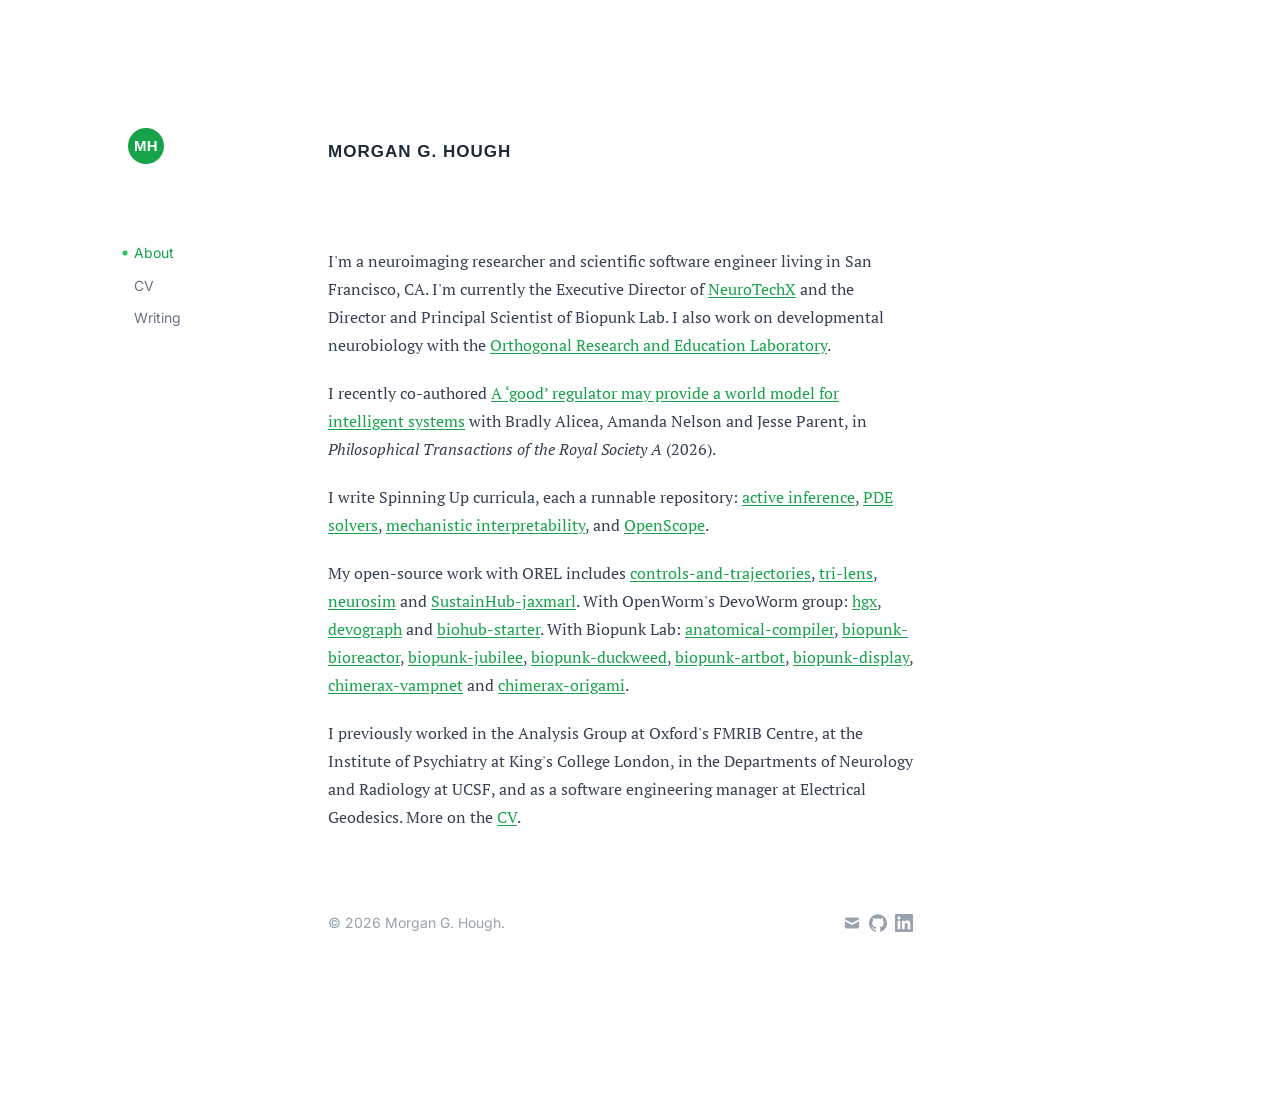
<file: index.html>
<!DOCTYPE html>
<html lang="en">
  <head>
    <meta charset="UTF-8">
    <meta name="viewport" content="width=device-width, initial-scale=1">
    <title>Morgan G. Hough</title>
    <meta name="description" content="Morgan G. Hough (m9h): neuroimaging researcher and scientific software engineer in San Francisco.">
    <link rel="preconnect" href="https://fonts.googleapis.com">
    <link rel="preconnect" href="https://fonts.gstatic.com" crossorigin>
    <link rel="stylesheet" href="https://fonts.googleapis.com/css2?family=Inter:wght@400;500;600&family=PT+Serif:ital,wght@0,400;0,700;1,400&display=swap">
    <link rel="stylesheet" href="assets/css/style.css">
    <link rel="me" href="https://github.com/m9h">
  </head>
  <body>
    <div class="page">
      <aside>
        <div class="inner">
          <a class="logo" href="./" aria-label="Home">MH</a>
          <h1 class="name"><a href="./">Morgan G. Hough</a></h1>
          <nav>
            <a class="current" href="./">About</a>
            <a href="cv.html">CV</a>
            <a href="https://center17.org/">Writing</a>
          </nav>
        </div>
      </aside>

      <main>
        <h1 class="name"><a href="./">Morgan G. Hough</a></h1>

        <div class="prose">
          <p>I'm a neuroimaging researcher and scientific software engineer living in San Francisco, CA. I'm currently the Executive Director of <a href="https://neurotechx.com/">NeuroTechX</a> and the Director and Principal Scientist of Biopunk Lab. I also work on developmental neurobiology with the <a href="https://orthogonal-research.weebly.com/">Orthogonal Research and Education Laboratory</a>.</p>

          <p>I recently co-authored <a href="https://doi.org/10.1098/rsta.2025.0007">A &lsquo;good&rsquo; regulator may provide a world model for intelligent systems</a> with Bradly Alicea, Amanda Nelson and Jesse Parent, in <em>Philosophical Transactions of the Royal Society A</em> (2026).</p>

          <p>I write Spinning Up curricula, each a runnable repository:
            <a href="https://github.com/m9h/spinning-up-alf">active inference</a>,
            <a href="https://github.com/m9h/spinning-up-in-pde">PDE solvers</a>,
            <a href="https://github.com/m9h/spinning-up-in-mech-interp">mechanistic interpretability</a>,
            and <a href="https://github.com/m9h/spinning-up-in-openscope">OpenScope</a>.</p>

          <p>My open-source work with OREL includes
            <a href="https://github.com/m9h/controls-and-trajectories">controls-and-trajectories</a>,
            <a href="https://github.com/m9h/tri-lens">tri-lens</a>,
            <a href="https://github.com/m9h/neurosim">neurosim</a>
            and <a href="https://github.com/m9h/SustainHub-jaxmarl">SustainHub-jaxmarl</a>.
            With OpenWorm's DevoWorm group:
            <a href="https://github.com/m9h/hgx">hgx</a>,
            <a href="https://github.com/m9h/devograph">devograph</a>
            and <a href="https://github.com/m9h/biohub-starter">biohub-starter</a>.
            With Biopunk Lab:
            <a href="https://github.com/m9h/anatomical-compiler">anatomical-compiler</a>,
            <a href="https://github.com/m9h/biopunk-bioreactor">biopunk-bioreactor</a>,
            <a href="https://github.com/m9h/biopunk-jubilee">biopunk-jubilee</a>,
            <a href="https://github.com/m9h/biopunk-duckweed">biopunk-duckweed</a>,
            <a href="https://github.com/m9h/biopunk-artbot">biopunk-artbot</a>,
            <a href="https://github.com/m9h/biopunk-display">biopunk-display</a>,
            <a href="https://github.com/m9h/chimerax-vampnet">chimerax-vampnet</a>
            and <a href="https://github.com/m9h/chimerax-origami">chimerax-origami</a>.</p>

          <p>I previously worked in the Analysis Group at Oxford's FMRIB Centre, at the Institute of Psychiatry at King's College London, in the Departments of Neurology and Radiology at UCSF, and as a software engineering manager at Electrical Geodesics. More on the <a href="cv.html">CV</a>.</p>
        </div>

        <footer>
          <div>&copy; 2026 Morgan G. Hough.</div>
          <div class="icons">
            <a href="mailto:morgan.hough@gmail.com"><span class="sr-only">mail</span><svg xmlns="http://www.w3.org/2000/svg" viewBox="0 0 20 20"><path d="M2.003 5.884L10 9.882l7.997-3.998A2 2 0 0016 4H4a2 2 0 00-1.997 1.884z"></path><path d="M18 8.118l-8 4-8-4V14a2 2 0 002 2h12a2 2 0 002-2V8.118z"></path></svg></a>
            <a href="https://github.com/m9h"><span class="sr-only">github</span><svg role="img" viewBox="0 0 24 24" xmlns="http://www.w3.org/2000/svg"><path d="M12 .297c-6.63 0-12 5.373-12 12 0 5.303 3.438 9.8 8.205 11.385.6.113.82-.258.82-.577 0-.285-.01-1.04-.015-2.04-3.338.724-4.042-1.61-4.042-1.61C4.422 18.07 3.633 17.7 3.633 17.7c-1.087-.744.084-.729.084-.729 1.205.084 1.838 1.236 1.838 1.236 1.07 1.835 2.809 1.305 3.495.998.108-.776.417-1.305.76-1.605-2.665-.3-5.466-1.332-5.466-5.93 0-1.31.465-2.38 1.235-3.22-.135-.303-.54-1.523.105-3.176 0 0 1.005-.322 3.3 1.23.96-.267 1.98-.399 3-.405 1.02.006 2.04.138 3 .405 2.28-1.552 3.285-1.23 3.285-1.23.645 1.653.24 2.873.12 3.176.765.84 1.23 1.91 1.23 3.22 0 4.61-2.805 5.625-5.475 5.92.42.36.81 1.096.81 2.22 0 1.606-.015 2.896-.015 3.286 0 .315.21.69.825.57C20.565 22.092 24 17.592 24 12.297c0-6.627-5.373-12-12-12"></path></svg></a>
            <a href="https://www.linkedin.com/in/morgan-g-hough"><span class="sr-only">linkedin</span><svg role="img" viewBox="0 0 24 24" xmlns="http://www.w3.org/2000/svg"><path d="M20.447 20.452h-3.554v-5.569c0-1.328-.027-3.037-1.852-3.037-1.853 0-2.136 1.445-2.136 2.939v5.667H9.351V9h3.414v1.561h.046c.477-.9 1.637-1.85 3.37-1.85 3.601 0 4.267 2.37 4.267 5.455v6.286zM5.337 7.433c-1.144 0-2.063-.926-2.063-2.065 0-1.138.92-2.063 2.063-2.063 1.14 0 2.064.925 2.064 2.063 0 1.139-.925 2.065-2.064 2.065zm1.782 13.019H3.555V9h3.564v11.452zM22.225 0H1.771C.792 0 0 .774 0 1.729v20.542C0 23.227.792 24 1.771 24h20.451C23.2 24 24 23.227 24 22.271V1.729C24 .774 23.2 0 22.222 0h.003z"></path></svg></a>
          </div>
        </footer>
      </main>
    </div>
  </body>
</html>
</file>
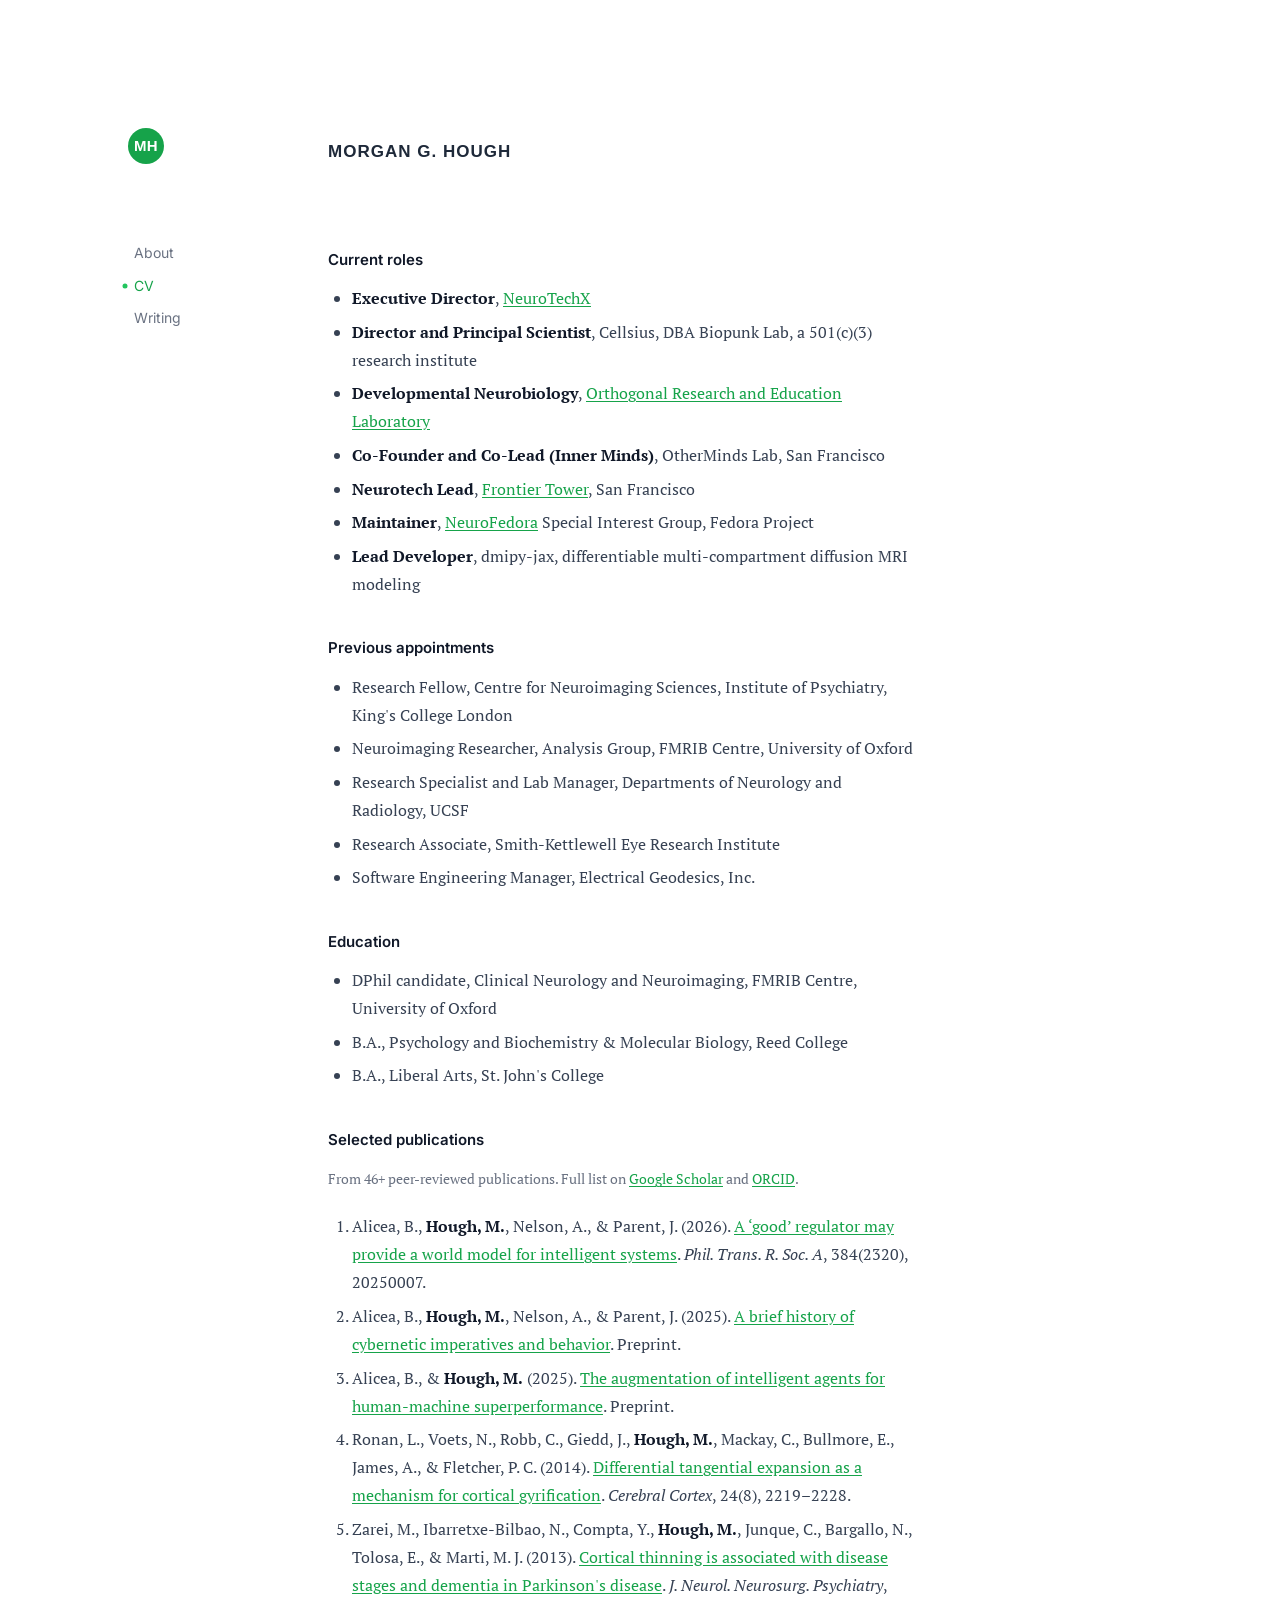
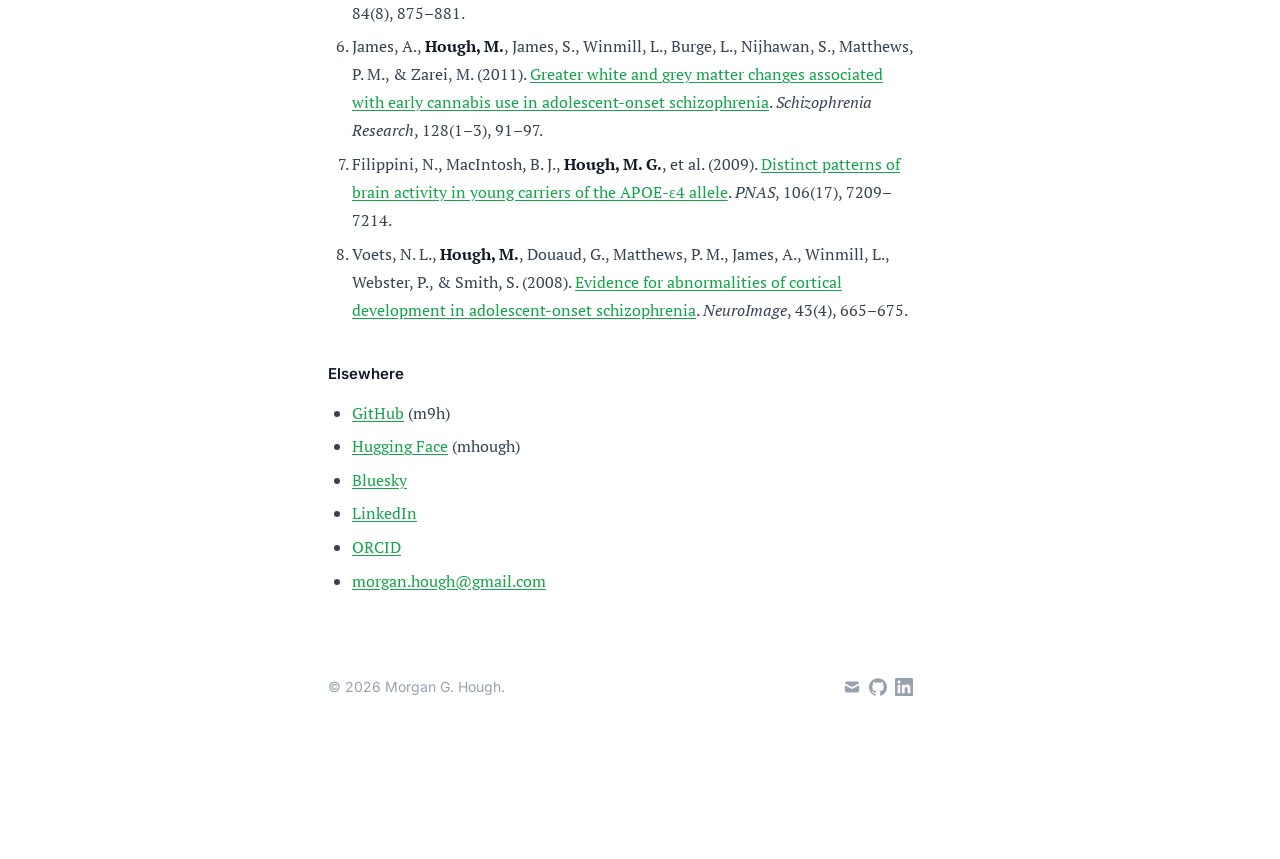
<file: cv.html>
<!DOCTYPE html>
<html lang="en">
  <head>
    <meta charset="UTF-8">
    <meta name="viewport" content="width=device-width, initial-scale=1">
    <title>CV · Morgan G. Hough</title>
    <meta name="description" content="Curriculum vitae of Morgan G. Hough: roles, appointments, education, and selected publications.">
    <link rel="preconnect" href="https://fonts.googleapis.com">
    <link rel="preconnect" href="https://fonts.gstatic.com" crossorigin>
    <link rel="stylesheet" href="https://fonts.googleapis.com/css2?family=Inter:wght@400;500;600&family=PT+Serif:ital,wght@0,400;0,700;1,400&display=swap">
    <link rel="stylesheet" href="assets/css/style.css">
  </head>
  <body>
    <div class="page">
      <aside>
        <div class="inner">
          <a class="logo" href="./" aria-label="Home">MH</a>
          <h1 class="name"><a href="./">Morgan G. Hough</a></h1>
          <nav>
            <a href="./">About</a>
            <a class="current" href="cv.html">CV</a>
            <a href="https://center17.org/">Writing</a>
          </nav>
        </div>
      </aside>

      <main>
        <h1 class="name"><a href="./">Morgan G. Hough</a></h1>

        <div class="prose">
          <h2>Current roles</h2>
          <ul>
            <li><strong>Executive Director</strong>, <a href="https://neurotechx.com/">NeuroTechX</a></li>
            <li><strong>Director and Principal Scientist</strong>, Cellsius, DBA Biopunk Lab, a 501(c)(3) research institute</li>
            <li><strong>Developmental Neurobiology</strong>, <a href="https://orthogonal-research.weebly.com/">Orthogonal Research and Education Laboratory</a></li>
            <li><strong>Co-Founder and Co-Lead (Inner Minds)</strong>, OtherMinds Lab, San Francisco</li>
            <li><strong>Neurotech Lead</strong>, <a href="https://berlinhouse.com/">Frontier Tower</a>, San Francisco</li>
            <li><strong>Maintainer</strong>, <a href="https://docs.fedoraproject.org/en-US/neurofedora/overview/">NeuroFedora</a> Special Interest Group, Fedora Project</li>
            <li><strong>Lead Developer</strong>, dmipy-jax, differentiable multi-compartment diffusion MRI modeling</li>
          </ul>

          <h2>Previous appointments</h2>
          <ul>
            <li>Research Fellow, Centre for Neuroimaging Sciences, Institute of Psychiatry, King's College London</li>
            <li>Neuroimaging Researcher, Analysis Group, FMRIB Centre, University of Oxford</li>
            <li>Research Specialist and Lab Manager, Departments of Neurology and Radiology, UCSF</li>
            <li>Research Associate, Smith-Kettlewell Eye Research Institute</li>
            <li>Software Engineering Manager, Electrical Geodesics, Inc.</li>
          </ul>

          <h2>Education</h2>
          <ul>
            <li>DPhil candidate, Clinical Neurology and Neuroimaging, FMRIB Centre, University of Oxford</li>
            <li>B.A., Psychology and Biochemistry &amp; Molecular Biology, Reed College</li>
            <li>B.A., Liberal Arts, St. John's College</li>
          </ul>

          <h2>Selected publications</h2>
          <p><small>From 46+ peer-reviewed publications. Full list on <a href="https://scholar.google.com/citations?user=DuZSXu8AAAAJ">Google Scholar</a> and <a href="https://orcid.org/0000-0001-5256-413X">ORCID</a>.</small></p>
          <ol>
            <li>Alicea, B., <strong>Hough, M.</strong>, Nelson, A., &amp; Parent, J. (2026). <a href="https://doi.org/10.1098/rsta.2025.0007">A &lsquo;good&rsquo; regulator may provide a world model for intelligent systems</a>. <em>Phil. Trans. R. Soc. A</em>, 384(2320), 20250007.</li>
            <li>Alicea, B., <strong>Hough, M.</strong>, Nelson, A., &amp; Parent, J. (2025). <a href="https://doi.org/10.31234/osf.io/mnhux_v1">A brief history of cybernetic imperatives and behavior</a>. Preprint.</li>
            <li>Alicea, B., &amp; <strong>Hough, M.</strong> (2025). <a href="https://doi.org/10.31219/osf.io/wbv6h_v1">The augmentation of intelligent agents for human-machine superperformance</a>. Preprint.</li>
            <li>Ronan, L., Voets, N., Robb, C., Giedd, J., <strong>Hough, M.</strong>, Mackay, C., Bullmore, E., James, A., &amp; Fletcher, P. C. (2014). <a href="https://doi.org/10.1093/cercor/bht082">Differential tangential expansion as a mechanism for cortical gyrification</a>. <em>Cerebral Cortex</em>, 24(8), 2219&ndash;2228.</li>
            <li>Zarei, M., Ibarretxe-Bilbao, N., Compta, Y., <strong>Hough, M.</strong>, Junque, C., Bargallo, N., Tolosa, E., &amp; Marti, M. J. (2013). <a href="https://doi.org/10.1136/jnnp-2012-304126">Cortical thinning is associated with disease stages and dementia in Parkinson's disease</a>. <em>J. Neurol. Neurosurg. Psychiatry</em>, 84(8), 875&ndash;881.</li>
            <li>James, A., <strong>Hough, M.</strong>, James, S., Winmill, L., Burge, L., Nijhawan, S., Matthews, P. M., &amp; Zarei, M. (2011). <a href="https://doi.org/10.1016/j.schres.2011.02.014">Greater white and grey matter changes associated with early cannabis use in adolescent-onset schizophrenia</a>. <em>Schizophrenia Research</em>, 128(1&ndash;3), 91&ndash;97.</li>
            <li>Filippini, N., MacIntosh, B. J., <strong>Hough, M. G.</strong>, et al. (2009). <a href="https://doi.org/10.1073/pnas.0811879106">Distinct patterns of brain activity in young carriers of the APOE-&epsilon;4 allele</a>. <em>PNAS</em>, 106(17), 7209&ndash;7214.</li>
            <li>Voets, N. L., <strong>Hough, M.</strong>, Douaud, G., Matthews, P. M., James, A., Winmill, L., Webster, P., &amp; Smith, S. (2008). <a href="https://doi.org/10.1016/j.neuroimage.2008.08.013">Evidence for abnormalities of cortical development in adolescent-onset schizophrenia</a>. <em>NeuroImage</em>, 43(4), 665&ndash;675.</li>
          </ol>

          <h2>Elsewhere</h2>
          <ul>
            <li><a href="https://github.com/m9h">GitHub</a> (m9h)</li>
            <li><a href="https://huggingface.co/mhough">Hugging Face</a> (mhough)</li>
            <li><a href="https://bsky.app/profile/mhough.bsky.social">Bluesky</a></li>
            <li><a href="https://www.linkedin.com/in/morgan-g-hough">LinkedIn</a></li>
            <li><a href="https://orcid.org/0000-0001-5256-413X">ORCID</a></li>
            <li><a href="mailto:morgan.hough@gmail.com">morgan.hough@gmail.com</a></li>
          </ul>
        </div>

        <footer>
          <div>&copy; 2026 Morgan G. Hough.</div>
          <div class="icons">
            <a href="mailto:morgan.hough@gmail.com"><span class="sr-only">mail</span><svg xmlns="http://www.w3.org/2000/svg" viewBox="0 0 20 20"><path d="M2.003 5.884L10 9.882l7.997-3.998A2 2 0 0016 4H4a2 2 0 00-1.997 1.884z"></path><path d="M18 8.118l-8 4-8-4V14a2 2 0 002 2h12a2 2 0 002-2V8.118z"></path></svg></a>
            <a href="https://github.com/m9h"><span class="sr-only">github</span><svg role="img" viewBox="0 0 24 24" xmlns="http://www.w3.org/2000/svg"><path d="M12 .297c-6.63 0-12 5.373-12 12 0 5.303 3.438 9.8 8.205 11.385.6.113.82-.258.82-.577 0-.285-.01-1.04-.015-2.04-3.338.724-4.042-1.61-4.042-1.61C4.422 18.07 3.633 17.7 3.633 17.7c-1.087-.744.084-.729.084-.729 1.205.084 1.838 1.236 1.838 1.236 1.07 1.835 2.809 1.305 3.495.998.108-.776.417-1.305.76-1.605-2.665-.3-5.466-1.332-5.466-5.93 0-1.31.465-2.38 1.235-3.22-.135-.303-.54-1.523.105-3.176 0 0 1.005-.322 3.3 1.23.96-.267 1.98-.399 3-.405 1.02.006 2.04.138 3 .405 2.28-1.552 3.285-1.23 3.285-1.23.645 1.653.24 2.873.12 3.176.765.84 1.23 1.91 1.23 3.22 0 4.61-2.805 5.625-5.475 5.92.42.36.81 1.096.81 2.22 0 1.606-.015 2.896-.015 3.286 0 .315.21.69.825.57C20.565 22.092 24 17.592 24 12.297c0-6.627-5.373-12-12-12"></path></svg></a>
            <a href="https://www.linkedin.com/in/morgan-g-hough"><span class="sr-only">linkedin</span><svg role="img" viewBox="0 0 24 24" xmlns="http://www.w3.org/2000/svg"><path d="M20.447 20.452h-3.554v-5.569c0-1.328-.027-3.037-1.852-3.037-1.853 0-2.136 1.445-2.136 2.939v5.667H9.351V9h3.414v1.561h.046c.477-.9 1.637-1.85 3.37-1.85 3.601 0 4.267 2.37 4.267 5.455v6.286zM5.337 7.433c-1.144 0-2.063-.926-2.063-2.065 0-1.138.92-2.063 2.063-2.063 1.14 0 2.064.925 2.064 2.063 0 1.139-.925 2.065-2.064 2.065zm1.782 13.019H3.555V9h3.564v11.452zM22.225 0H1.771C.792 0 0 .774 0 1.729v20.542C0 23.227.792 24 1.771 24h20.451C23.2 24 24 23.227 24 22.271V1.729C24 .774 23.2 0 22.222 0h.003z"></path></svg></a>
          </div>
        </footer>
      </main>
    </div>
  </body>
</html>
</file>
<file: assets/css/style.css>
/* Layout and type after mitchellh.com: 200px nav column, name in extended
   bold caps, serif prose with green links, light and dark schemes. */

:root {
  --bg: #ffffff;
  --text: #1e2939;
  --prose: #364153;
  --heading: #101828;
  --muted: #99a1af;
  --nav: #6a7282;
  --link: #16a34a;
  --accent: #22c55e;
  --rule: #e5e7eb;
  --sans: "Inter", ui-sans-serif, system-ui, -apple-system, "Segoe UI", Roboto, "Helvetica Neue", Arial, sans-serif;
  --serif: "PT Serif", Georgia, ui-serif, Cambria, "Times New Roman", Times, serif;
  --display: "Nimbus Sans Extended", "Helvetica Neue", Helvetica, Arial, sans-serif;
}

@media (prefers-color-scheme: dark) {
  :root {
    --bg: #101828;
    --text: #ffffff;
    --prose: #d1d5dc;
    --heading: #ffffff;
    --muted: #6a7282;
    --nav: #99a1af;
    --link: #4ade80;
    --accent: #22c55e;
    --rule: #1e2939;
  }
}

* { box-sizing: border-box; }

html { color-scheme: light dark; }

body {
  margin: 0;
  background: var(--bg);
  color: var(--text);
  font-family: var(--sans);
  font-size: 16px;
  line-height: 1.75;
  -webkit-font-smoothing: antialiased;
  -moz-osx-font-smoothing: grayscale;
}

a { color: var(--link); text-decoration: underline; text-underline-offset: 2px; }
a:hover { opacity: .8; }

.page {
  max-width: 64rem;
  margin: 2rem 1rem 10rem;
  display: flex;
  flex-direction: column;
}

aside { margin: 0 -1rem; }
aside .inner { }

.logo {
  display: inline-block;
  width: 36px; height: 36px;
  border-radius: 50%;
  background: var(--link);
  color: var(--bg);
  font-family: var(--display);
  font-weight: 700;
  font-size: 15px;
  letter-spacing: .02em;
  line-height: 36px;
  text-align: center;
  text-decoration: none;
  margin: 0 1rem .5rem;
}
.logo:hover { opacity: 1; }

.name {
  font-family: var(--display);
  font-weight: 700;
  font-stretch: expanded;
  text-transform: uppercase;
  letter-spacing: .06em;
  font-size: 17px;
  margin: 0;
}
.name a { color: var(--text); text-decoration: none; }
aside .name { margin: 2.5rem 1rem 0; }

nav {
  display: flex;
  flex-direction: row;
  gap: 1rem;
  padding: 1rem 1rem;
  font-size: 14px;
  overflow-x: auto;
}
nav a {
  color: var(--nav);
  text-decoration: none;
  display: flex;
  flex-direction: column-reverse;
  align-items: center;
  padding: .25rem 0;
}
nav a::before {
  content: "";
  display: block;
  width: 4px; height: 4px;
  border-radius: 50%;
  background: var(--accent);
  transform: scale(0);
  margin-top: .25rem;
}
nav a.current { color: var(--link); }
nav a.current::before { transform: scale(1.25); }
nav a:hover { opacity: .6; }

main { flex: 1 1 auto; min-width: 0; margin-top: 1.5rem; }
main > .name { display: none; }

.prose {
  max-width: 65ch;
  color: var(--prose);
  font-family: var(--serif);
  font-size: 18px;
  line-height: 1.75;
}
.prose p, .prose ul, .prose ol { margin: 0 0 1.25em; }
.prose h2 {
  font-family: var(--sans);
  font-size: 17px;
  font-weight: 600;
  color: var(--heading);
  margin: 2.5em 0 .75em;
}
.prose h2:first-child { margin-top: 0; }
.prose ul, .prose ol { padding-left: 1.5em; }
.prose li { margin: .35em 0; }
.prose strong { color: var(--heading); font-weight: 600; }
.prose small { font-size: .85em; color: var(--nav); }

footer {
  margin-top: 5rem;
  font-size: 14px;
  color: var(--muted);
  display: flex;
  justify-content: space-between;
  align-items: center;
  max-width: 65ch;
}
footer .icons { display: flex; gap: .5rem; }
footer .icons a { color: var(--muted); display: inline-flex; }
footer .icons svg { width: 18px; height: 18px; fill: currentColor; }
footer .icons a:hover { opacity: .8; }
.sr-only { position: absolute; width: 1px; height: 1px; overflow: hidden; clip: rect(0 0 0 0); }

@media (min-width: 768px) {
  .page { flex-direction: row; margin-top: 5rem; }
  aside { width: 200px; flex-shrink: 0; margin: 0; }
  aside .inner { position: sticky; top: 5rem; }
  .logo { margin: 0 0 5rem; }
  aside .name { display: none; }
  nav { flex-direction: column; gap: 0; padding: 0; position: relative; top: -7px; left: -6px; }
  nav a { flex-direction: row; align-items: center; }
  nav a::before { margin: 0 .5rem 0 0; position: relative; left: 1px; }
  main { margin-top: 0; }
  main > .name { display: block; margin: 9px 0 5rem; }
  .prose { font-size: 16px; }
  .prose h2 { font-size: 15px; }
}

@media (min-width: 1024px) {
  .page { margin: 8rem auto 10rem; }
}
</file>
